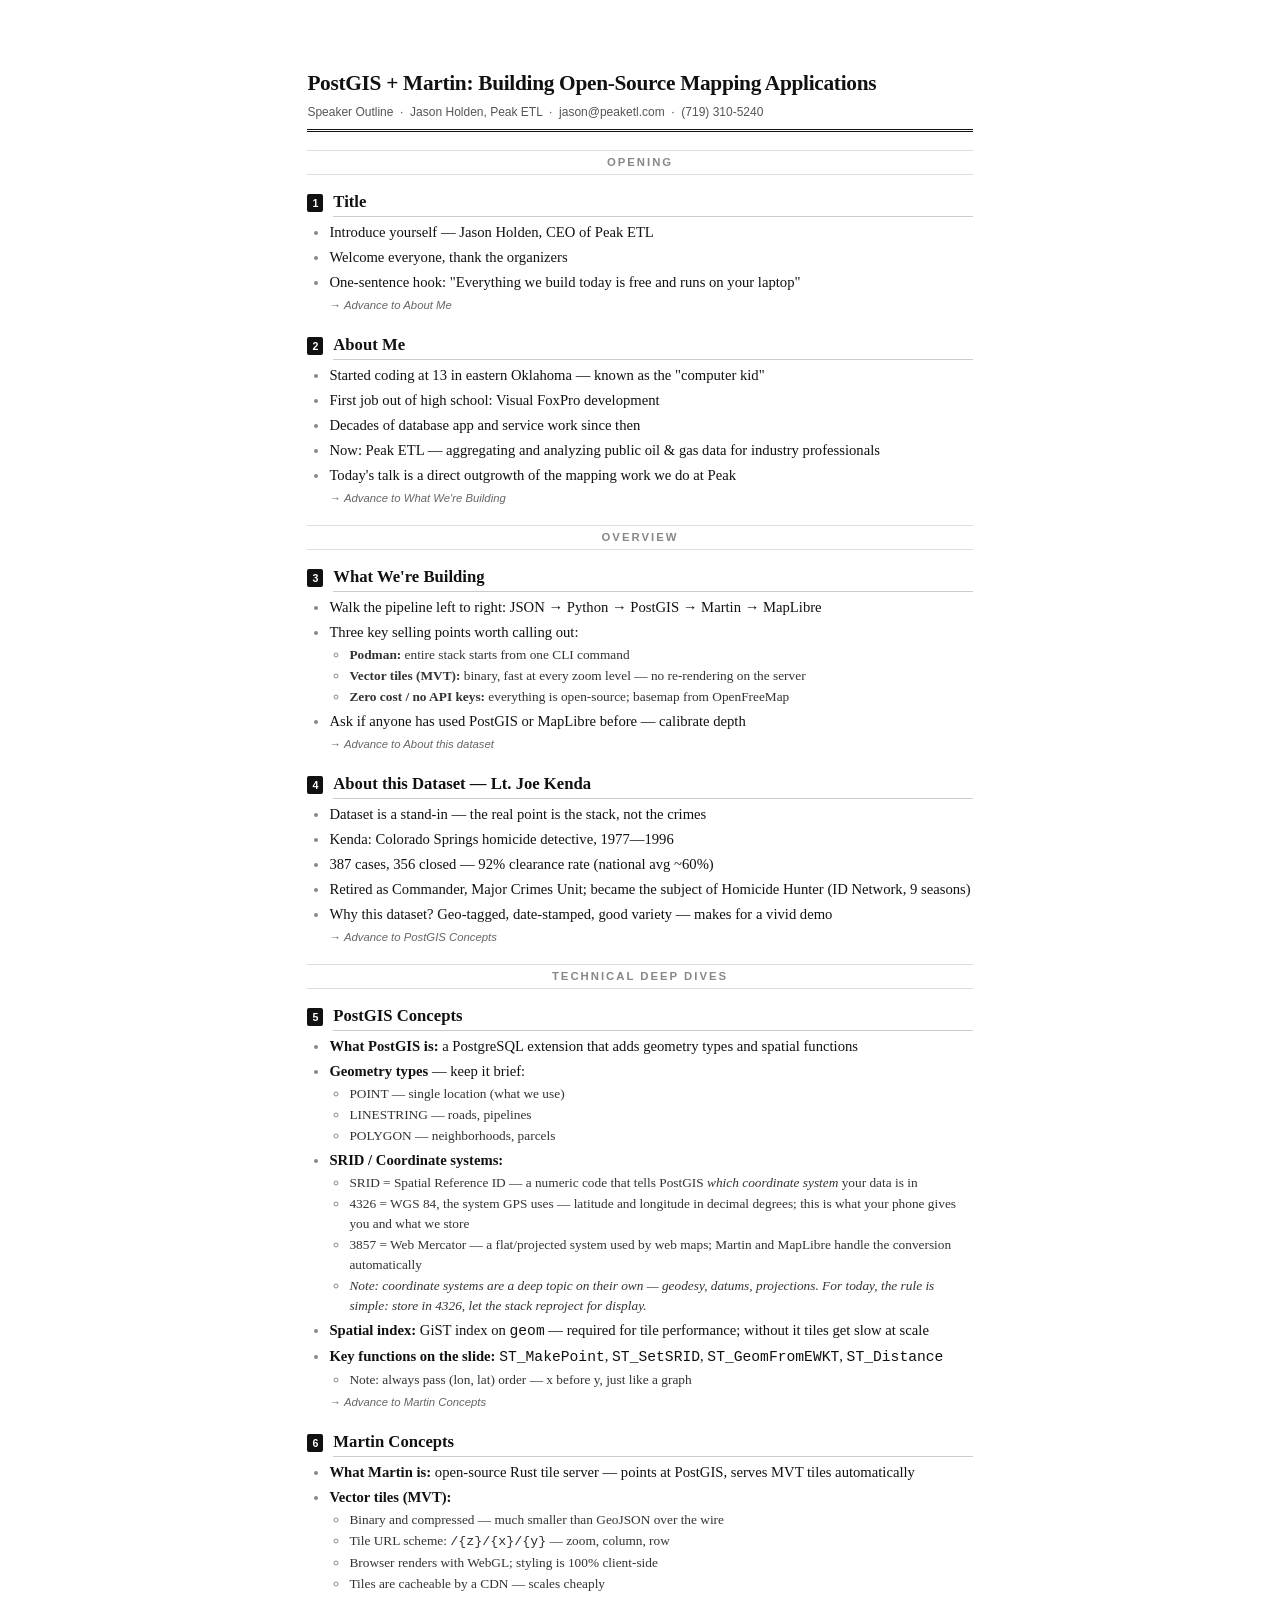
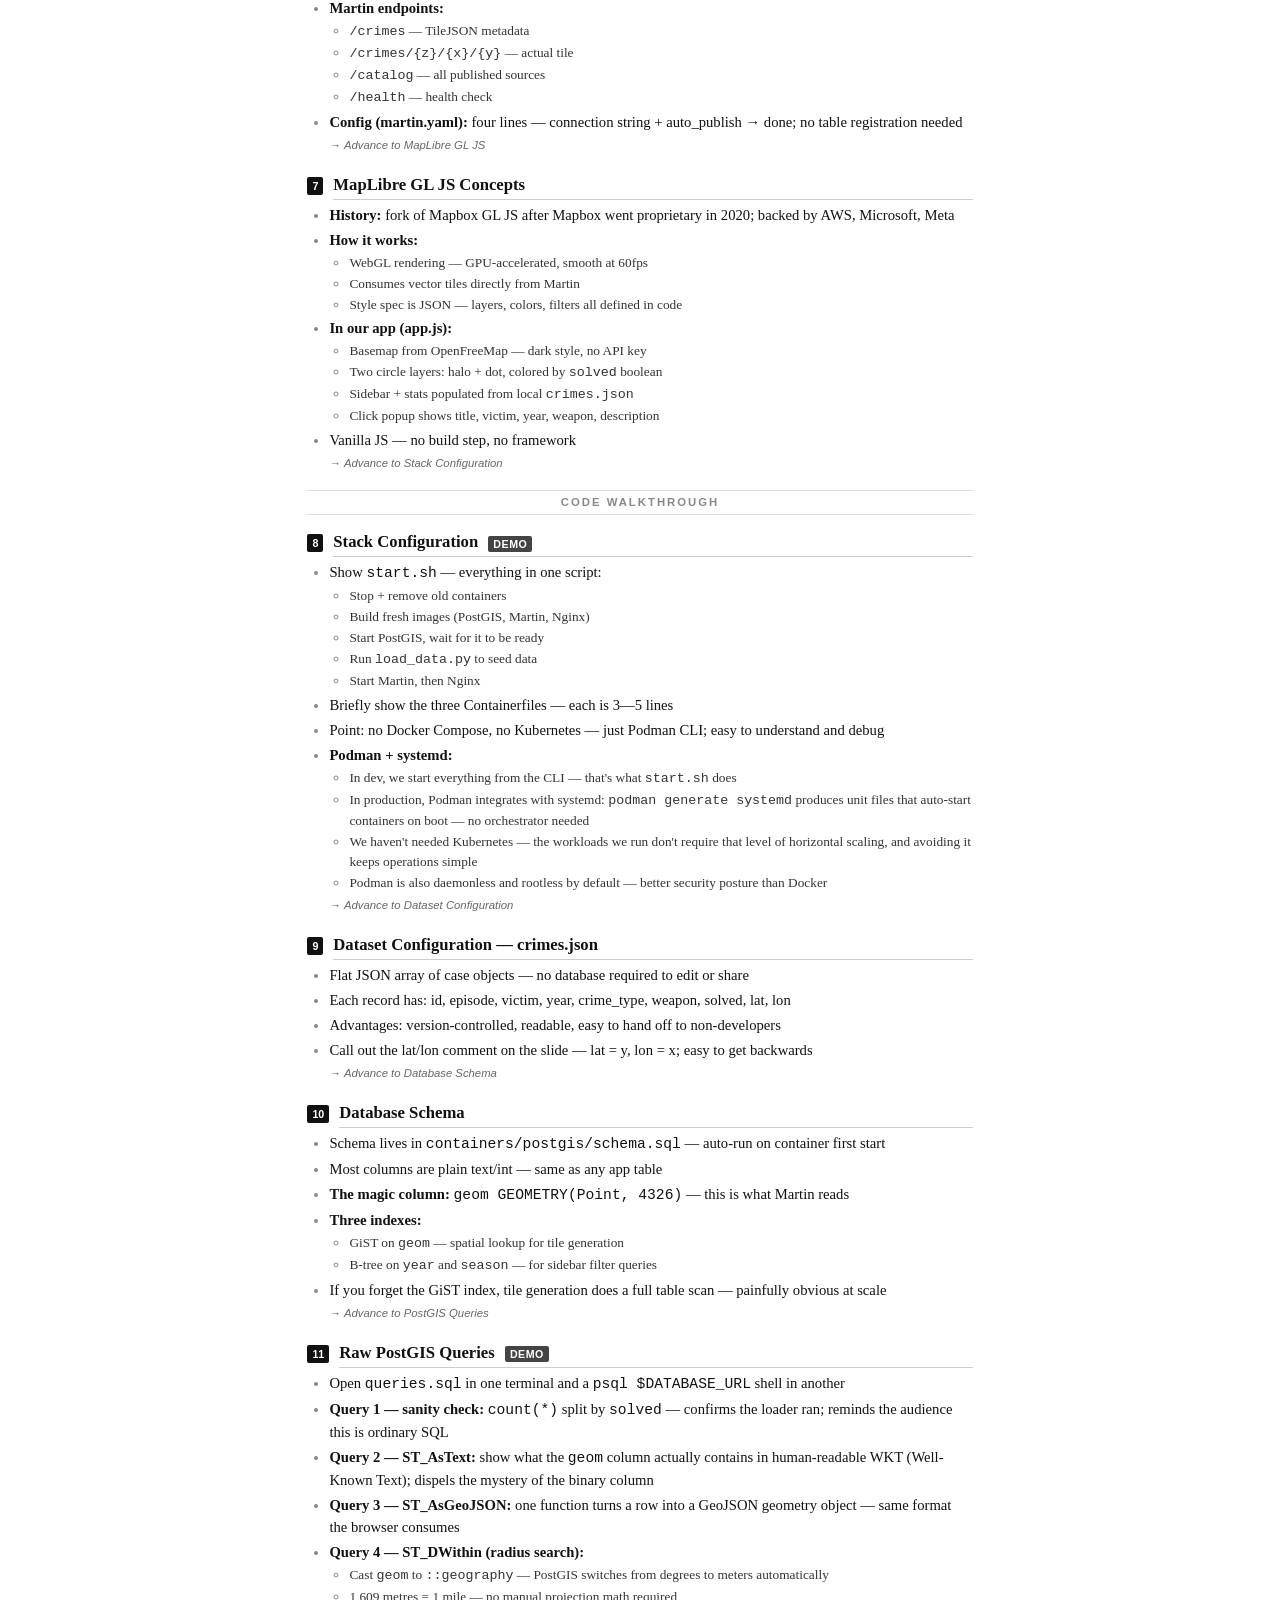
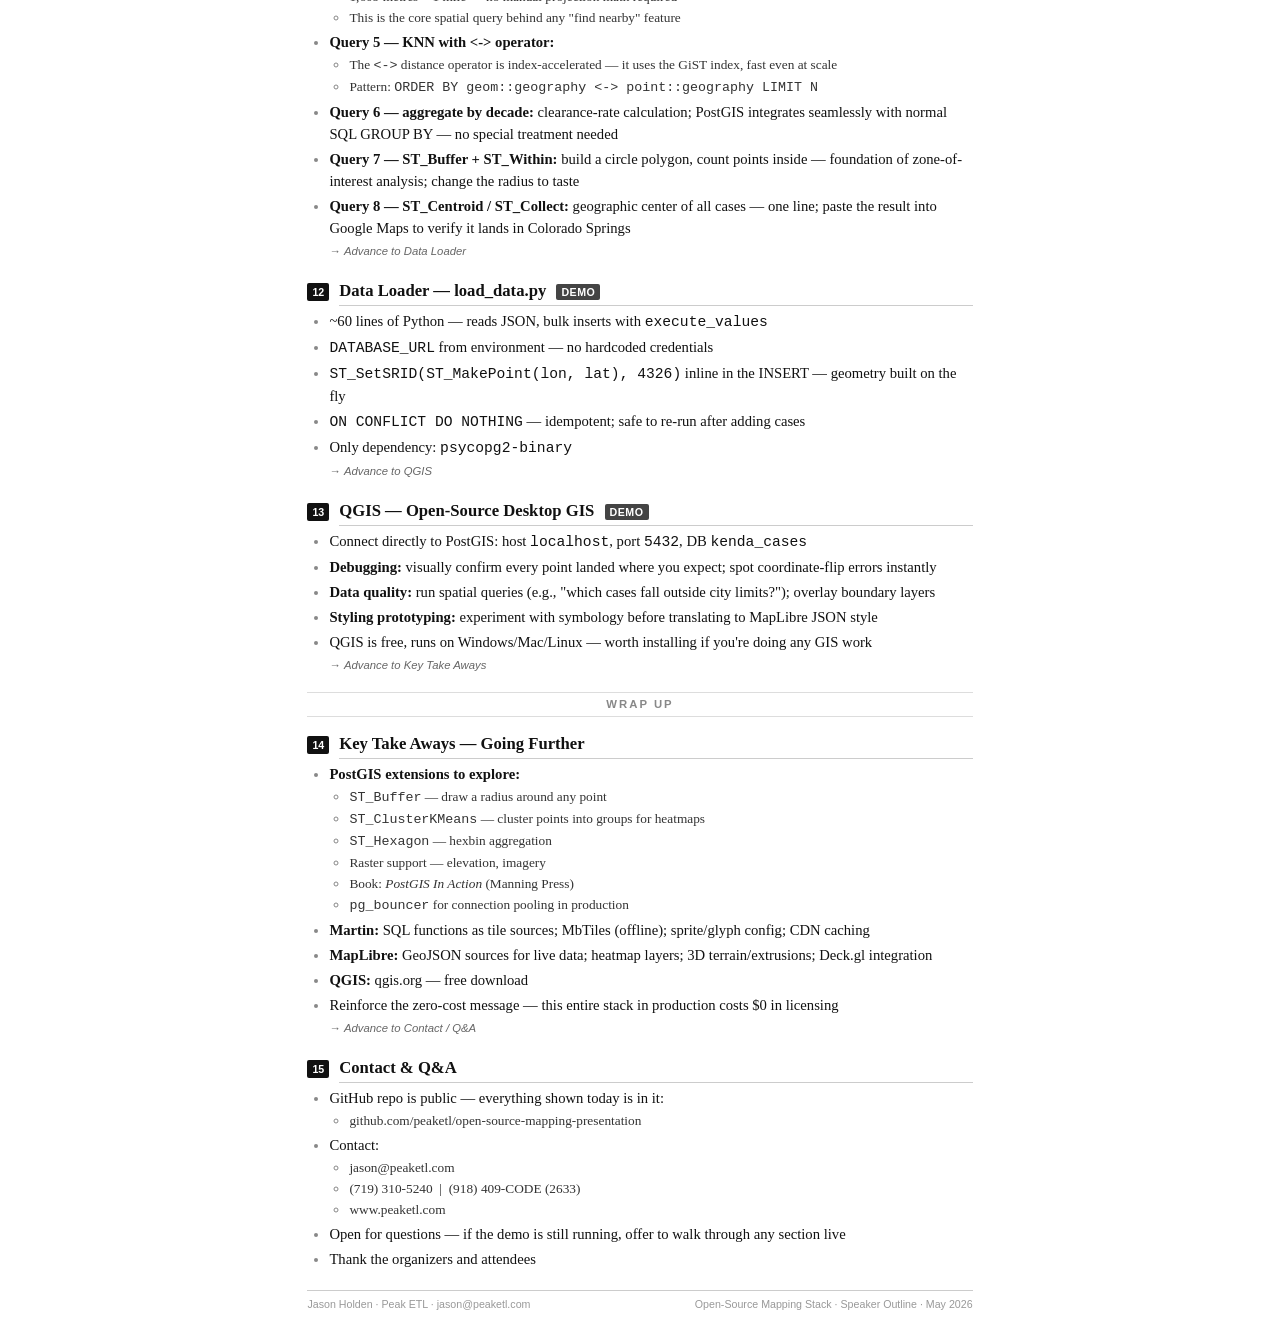
<file: speaker-outline.html>
<!DOCTYPE html>
<html lang="en">
<head>
<meta charset="UTF-8">
<title>Speaker Outline — Open-Source Mapping Stack</title>
<style>
  *, *::before, *::after { box-sizing: border-box; margin: 0; padding: 0; }

  body {
    font-family: Georgia, 'Times New Roman', serif;
    font-size: 11pt;
    line-height: 1.5;
    color: #111;
    background: #fff;
    padding: 18mm 20mm 16mm;
    max-width: 216mm;
    margin: 0 auto;
  }

  /* ── Document header ── */
  .doc-header {
    border-bottom: 3px double #111;
    padding-bottom: 8px;
    margin-bottom: 18px;
  }
  .doc-header h1 {
    font-size: 16pt;
    font-weight: bold;
    letter-spacing: -0.3px;
  }
  .doc-header .meta {
    font-size: 9pt;
    color: #555;
    margin-top: 3px;
    font-family: Arial, sans-serif;
  }

  /* ── Slide block ── */
  .slide {
    margin-bottom: 18px;
    break-inside: avoid;
    page-break-inside: avoid;
  }

  /* Slide label row */
  .slide-label {
    display: flex;
    align-items: baseline;
    gap: 10px;
    margin-bottom: 4px;
  }
  .slide-num {
    font-family: Arial, sans-serif;
    font-size: 8pt;
    font-weight: bold;
    color: #fff;
    background: #111;
    padding: 1px 5px;
    border-radius: 2px;
    white-space: nowrap;
    flex-shrink: 0;
  }
  .slide-title {
    font-size: 12.5pt;
    font-weight: bold;
    border-bottom: 1.5px solid #ccc;
    flex: 1;
    padding-bottom: 2px;
  }
  .slide-time {
    font-family: Arial, sans-serif;
    font-size: 8pt;
    color: #888;
    white-space: nowrap;
  }

  /* Talking points */
  .points {
    padding-left: 22px;
    margin-top: 4px;
  }
  .points li {
    margin-bottom: 3px;
  }
  .points li::marker {
    color: #888;
  }

  /* Sub-points */
  .points ul {
    list-style: circle;
    padding-left: 20px;
    margin-top: 2px;
  }
  .points ul li {
    font-size: 10pt;
    color: #333;
    margin-bottom: 1px;
  }

  /* Cue / transition note */
  .cue {
    font-family: Arial, sans-serif;
    font-size: 8.5pt;
    color: #666;
    font-style: italic;
    padding-left: 22px;
    margin-top: 4px;
  }
  .cue::before { content: "→ "; font-style: normal; }

  /* Demo marker */
  .demo {
    display: inline-block;
    font-family: Arial, sans-serif;
    font-size: 8pt;
    font-weight: bold;
    color: #fff;
    background: #444;
    padding: 0 5px;
    border-radius: 2px;
    margin-left: 6px;
    vertical-align: middle;
    letter-spacing: 0.5px;
  }

  /* Section divider */
  .section-break {
    text-align: center;
    font-family: Arial, sans-serif;
    font-size: 8.5pt;
    font-weight: bold;
    text-transform: uppercase;
    letter-spacing: 2px;
    color: #888;
    border-top: 1px solid #ddd;
    border-bottom: 1px solid #ddd;
    padding: 3px 0;
    margin: 14px 0 14px;
  }

  /* Footer */
  footer {
    border-top: 1px solid #ccc;
    margin-top: 20px;
    padding-top: 5px;
    font-family: Arial, sans-serif;
    font-size: 8pt;
    color: #999;
    display: flex;
    justify-content: space-between;
  }

  @media print {
    @page { size: letter portrait; margin: 14mm 18mm 12mm; }
    body { padding: 0; font-size: 10.5pt; }
    * { -webkit-print-color-adjust: exact; print-color-adjust: exact; }
    .slide { break-inside: avoid; page-break-inside: avoid; }
    a { color: #111 !important; text-decoration: none; }
  }
</style>
</head>
<body>

<div class="doc-header">
  <h1>PostGIS + Martin: Building Open-Source Mapping Applications</h1>
  <div class="meta">Speaker Outline &nbsp;·&nbsp; Jason Holden, Peak ETL &nbsp;·&nbsp; jason@peaketl.com &nbsp;·&nbsp; (719) 310-5240</div>
</div>

<!-- ═══════════════════════════════════════════════ OPENING -->
<div class="section-break">Opening</div>

<div class="slide">
  <div class="slide-label">
    <span class="slide-num">1</span>
    <span class="slide-title">Title</span>
  </div>
  <ul class="points">
    <li>Introduce yourself — Jason Holden, CEO of Peak ETL</li>
    <li>Welcome everyone, thank the organizers</li>
    <li>One-sentence hook: "Everything we build today is free and runs on your laptop"</li>
  </ul>
  <p class="cue">Advance to About Me</p>
</div>

<div class="slide">
  <div class="slide-label">
    <span class="slide-num">2</span>
    <span class="slide-title">About Me</span>
  </div>
  <ul class="points">
    <li>Started coding at 13 in eastern Oklahoma — known as the "computer kid"</li>
    <li>First job out of high school: Visual FoxPro development</li>
    <li>Decades of database app and service work since then</li>
    <li>Now: Peak ETL — aggregating and analyzing public oil &amp; gas data for industry professionals</li>
    <li>Today's talk is a direct outgrowth of the mapping work we do at Peak</li>
  </ul>
  <p class="cue">Advance to What We're Building</p>
</div>

<!-- ═══════════════════════════════════════════════ OVERVIEW -->
<div class="section-break">Overview</div>

<div class="slide">
  <div class="slide-label">
    <span class="slide-num">3</span>
    <span class="slide-title">What We're Building</span>
  </div>
  <ul class="points">
    <li>Walk the pipeline left to right: JSON → Python → PostGIS → Martin → MapLibre</li>
    <li>Three key selling points worth calling out:
      <ul>
        <li><strong>Podman:</strong> entire stack starts from one CLI command</li>
        <li><strong>Vector tiles (MVT):</strong> binary, fast at every zoom level — no re-rendering on the server</li>
        <li><strong>Zero cost / no API keys:</strong> everything is open-source; basemap from OpenFreeMap</li>
      </ul>
    </li>
    <li>Ask if anyone has used PostGIS or MapLibre before — calibrate depth</li>
  </ul>
  <p class="cue">Advance to About this dataset</p>
</div>

<div class="slide">
  <div class="slide-label">
    <span class="slide-num">4</span>
    <span class="slide-title">About this Dataset — Lt. Joe Kenda</span>
  </div>
  <ul class="points">
    <li>Dataset is a stand-in — the real point is the stack, not the crimes</li>
    <li>Kenda: Colorado Springs homicide detective, 1977&mdash;1996</li>
    <li>387 cases, 356 closed — 92% clearance rate (national avg ~60%)</li>
    <li>Retired as Commander, Major Crimes Unit; became the subject of Homicide Hunter (ID Network, 9 seasons)</li>
    <li>Why this dataset? Geo-tagged, date-stamped, good variety — makes for a vivid demo</li>
  </ul>
  <p class="cue">Advance to PostGIS Concepts</p>
</div>

<!-- ═══════════════════════════════════════════════ DEEP DIVES -->
<div class="section-break">Technical Deep Dives</div>

<div class="slide">
  <div class="slide-label">
    <span class="slide-num">5</span>
    <span class="slide-title">PostGIS Concepts</span>
  </div>
  <ul class="points">
    <li><strong>What PostGIS is:</strong> a PostgreSQL extension that adds geometry types and spatial functions</li>
    <li><strong>Geometry types</strong> — keep it brief:
      <ul>
        <li>POINT — single location (what we use)</li>
        <li>LINESTRING — roads, pipelines</li>
        <li>POLYGON — neighborhoods, parcels</li>
      </ul>
    </li>
    <li><strong>SRID / Coordinate systems:</strong>
      <ul>
        <li>SRID = Spatial Reference ID — a numeric code that tells PostGIS <em>which coordinate system</em> your data is in</li>
        <li>4326 = WGS 84, the system GPS uses — latitude and longitude in decimal degrees; this is what your phone gives you and what we store</li>
        <li>3857 = Web Mercator — a flat/projected system used by web maps; Martin and MapLibre handle the conversion automatically</li>
        <li><em>Note: coordinate systems are a deep topic on their own — geodesy, datums, projections. For today, the rule is simple: store in 4326, let the stack reproject for display.</em></li>
      </ul>
    </li>
    <li><strong>Spatial index:</strong> GiST index on <code>geom</code> — required for tile performance; without it tiles get slow at scale</li>
    <li><strong>Key functions on the slide:</strong> <code>ST_MakePoint</code>, <code>ST_SetSRID</code>, <code>ST_GeomFromEWKT</code>, <code>ST_Distance</code>
      <ul>
        <li>Note: always pass (lon, lat) order — x before y, just like a graph</li>
      </ul>
    </li>
  </ul>
  <p class="cue">Advance to Martin Concepts</p>
</div>

<div class="slide">
  <div class="slide-label">
    <span class="slide-num">6</span>
    <span class="slide-title">Martin Concepts</span>
  </div>
  <ul class="points">
    <li><strong>What Martin is:</strong> open-source Rust tile server — points at PostGIS, serves MVT tiles automatically</li>
    <li><strong>Vector tiles (MVT):</strong>
      <ul>
        <li>Binary and compressed — much smaller than GeoJSON over the wire</li>
        <li>Tile URL scheme: <code>/{z}/{x}/{y}</code> — zoom, column, row</li>
        <li>Browser renders with WebGL; styling is 100% client-side</li>
        <li>Tiles are cacheable by a CDN — scales cheaply</li>
      </ul>
    </li>
    <li><strong>Martin endpoints:</strong>
      <ul>
        <li><code>/crimes</code> — TileJSON metadata</li>
        <li><code>/crimes/{z}/{x}/{y}</code> — actual tile</li>
        <li><code>/catalog</code> — all published sources</li>
        <li><code>/health</code> — health check</li>
      </ul>
    </li>
    <li><strong>Config (martin.yaml):</strong> four lines — connection string + auto_publish → done; no table registration needed</li>
  </ul>
  <p class="cue">Advance to MapLibre GL JS</p>
</div>

<div class="slide">
  <div class="slide-label">
    <span class="slide-num">7</span>
    <span class="slide-title">MapLibre GL JS Concepts</span>
  </div>
  <ul class="points">
    <li><strong>History:</strong> fork of Mapbox GL JS after Mapbox went proprietary in 2020; backed by AWS, Microsoft, Meta</li>
    <li><strong>How it works:</strong>
      <ul>
        <li>WebGL rendering — GPU-accelerated, smooth at 60fps</li>
        <li>Consumes vector tiles directly from Martin</li>
        <li>Style spec is JSON — layers, colors, filters all defined in code</li>
      </ul>
    </li>
    <li><strong>In our app (app.js):</strong>
      <ul>
        <li>Basemap from OpenFreeMap — dark style, no API key</li>
        <li>Two circle layers: halo + dot, colored by <code>solved</code> boolean</li>
        <li>Sidebar + stats populated from local <code>crimes.json</code></li>
        <li>Click popup shows title, victim, year, weapon, description</li>
      </ul>
    </li>
    <li>Vanilla JS — no build step, no framework</li>
  </ul>
  <p class="cue">Advance to Stack Configuration</p>
</div>

<!-- ═══════════════════════════════════════════════ WALKTHROUGH -->
<div class="section-break">Code Walkthrough</div>

<div class="slide">
  <div class="slide-label">
    <span class="slide-num">8</span>
    <span class="slide-title">Stack Configuration <span class="demo">DEMO</span></span>
  </div>
  <ul class="points">
    <li>Show <code>start.sh</code> — everything in one script:
      <ul>
        <li>Stop + remove old containers</li>
        <li>Build fresh images (PostGIS, Martin, Nginx)</li>
        <li>Start PostGIS, wait for it to be ready</li>
        <li>Run <code>load_data.py</code> to seed data</li>
        <li>Start Martin, then Nginx</li>
      </ul>
    </li>
    <li>Briefly show the three Containerfiles — each is 3&mdash;5 lines</li>
    <li>Point: no Docker Compose, no Kubernetes — just Podman CLI; easy to understand and debug</li>
    <li><strong>Podman + systemd:</strong>
      <ul>
        <li>In dev, we start everything from the CLI — that's what <code>start.sh</code> does</li>
        <li>In production, Podman integrates with systemd: <code>podman generate systemd</code> produces unit files that auto-start containers on boot — no orchestrator needed</li>
        <li>We haven't needed Kubernetes — the workloads we run don't require that level of horizontal scaling, and avoiding it keeps operations simple</li>
        <li>Podman is also daemonless and rootless by default — better security posture than Docker</li>
      </ul>
    </li>
  </ul>
  <p class="cue">Advance to Dataset Configuration</p>
</div>

<div class="slide">
  <div class="slide-label">
    <span class="slide-num">9</span>
    <span class="slide-title">Dataset Configuration — crimes.json</span>
  </div>
  <ul class="points">
    <li>Flat JSON array of case objects — no database required to edit or share</li>
    <li>Each record has: id, episode, victim, year, crime_type, weapon, solved, lat, lon</li>
    <li>Advantages: version-controlled, readable, easy to hand off to non-developers</li>
    <li>Call out the lat/lon comment on the slide — lat = y, lon = x; easy to get backwards</li>
  </ul>
  <p class="cue">Advance to Database Schema</p>
</div>

<div class="slide">
  <div class="slide-label">
    <span class="slide-num">10</span>
    <span class="slide-title">Database Schema</span>
  </div>
  <ul class="points">
    <li>Schema lives in <code>containers/postgis/schema.sql</code> — auto-run on container first start</li>
    <li>Most columns are plain text/int — same as any app table</li>
    <li><strong>The magic column:</strong> <code>geom GEOMETRY(Point, 4326)</code> — this is what Martin reads</li>
    <li><strong>Three indexes:</strong>
      <ul>
        <li>GiST on <code>geom</code> — spatial lookup for tile generation</li>
        <li>B-tree on <code>year</code> and <code>season</code> — for sidebar filter queries</li>
      </ul>
    </li>
    <li>If you forget the GiST index, tile generation does a full table scan — painfully obvious at scale</li>
  </ul>
  <p class="cue">Advance to PostGIS Queries</p>
</div>

<div class="slide">
  <div class="slide-label">
    <span class="slide-num">11</span>
    <span class="slide-title">Raw PostGIS Queries <span class="demo">DEMO</span></span>
  </div>
  <ul class="points">
    <li>Open <code>queries.sql</code> in one terminal and a <code>psql $DATABASE_URL</code> shell in another</li>
    <li><strong>Query 1 — sanity check:</strong> <code>count(*)</code> split by <code>solved</code> — confirms the loader ran; reminds the audience this is ordinary SQL</li>
    <li><strong>Query 2 — ST_AsText:</strong> show what the <code>geom</code> column actually contains in human-readable WKT (Well-Known Text); dispels the mystery of the binary column</li>
    <li><strong>Query 3 — ST_AsGeoJSON:</strong> one function turns a row into a GeoJSON geometry object — same format the browser consumes</li>
    <li><strong>Query 4 — ST_DWithin (radius search):</strong>
      <ul>
        <li>Cast <code>geom</code> to <code>::geography</code> — PostGIS switches from degrees to meters automatically</li>
        <li>1,609 metres = 1 mile — no manual projection math required</li>
        <li>This is the core spatial query behind any "find nearby" feature</li>
      </ul>
    </li>
    <li><strong>Query 5 — KNN with &lt;-&gt; operator:</strong>
      <ul>
        <li>The <code>&lt;-&gt;</code> distance operator is index-accelerated — it uses the GiST index, fast even at scale</li>
        <li>Pattern: <code>ORDER BY geom::geography &lt;-&gt; point::geography LIMIT N</code></li>
      </ul>
    </li>
    <li><strong>Query 6 — aggregate by decade:</strong> clearance-rate calculation; PostGIS integrates seamlessly with normal SQL GROUP BY — no special treatment needed</li>
    <li><strong>Query 7 — ST_Buffer + ST_Within:</strong> build a circle polygon, count points inside — foundation of zone-of-interest analysis; change the radius to taste</li>
    <li><strong>Query 8 — ST_Centroid / ST_Collect:</strong> geographic center of all cases — one line; paste the result into Google Maps to verify it lands in Colorado Springs</li>
  </ul>
  <p class="cue">Advance to Data Loader</p>
</div>

<div class="slide">
  <div class="slide-label">
    <span class="slide-num">12</span>
    <span class="slide-title">Data Loader — load_data.py <span class="demo">DEMO</span></span>
  </div>
  <ul class="points">
    <li>~60 lines of Python — reads JSON, bulk inserts with <code>execute_values</code></li>
    <li><code>DATABASE_URL</code> from environment — no hardcoded credentials</li>
    <li><code>ST_SetSRID(ST_MakePoint(lon, lat), 4326)</code> inline in the INSERT — geometry built on the fly</li>
    <li><code>ON CONFLICT DO NOTHING</code> — idempotent; safe to re-run after adding cases</li>
    <li>Only dependency: <code>psycopg2-binary</code></li>
  </ul>
  <p class="cue">Advance to QGIS</p>
</div>

<div class="slide">
  <div class="slide-label">
    <span class="slide-num">13</span>
    <span class="slide-title">QGIS — Open-Source Desktop GIS <span class="demo">DEMO</span></span>
  </div>
  <ul class="points">
    <li>Connect directly to PostGIS: host <code>localhost</code>, port <code>5432</code>, DB <code>kenda_cases</code></li>
    <li><strong>Debugging:</strong> visually confirm every point landed where you expect; spot coordinate-flip errors instantly</li>
    <li><strong>Data quality:</strong> run spatial queries (e.g., "which cases fall outside city limits?"); overlay boundary layers</li>
    <li><strong>Styling prototyping:</strong> experiment with symbology before translating to MapLibre JSON style</li>
    <li>QGIS is free, runs on Windows/Mac/Linux — worth installing if you're doing any GIS work</li>
  </ul>
  <p class="cue">Advance to Key Take Aways</p>
</div>

<!-- ═══════════════════════════════════════════════ WRAP UP -->
<div class="section-break">Wrap Up</div>

<div class="slide">
  <div class="slide-label">
    <span class="slide-num">14</span>
    <span class="slide-title">Key Take Aways — Going Further</span>
  </div>
  <ul class="points">
    <li><strong>PostGIS extensions to explore:</strong>
      <ul>
        <li><code>ST_Buffer</code> — draw a radius around any point</li>
        <li><code>ST_ClusterKMeans</code> — cluster points into groups for heatmaps</li>
        <li><code>ST_Hexagon</code> — hexbin aggregation</li>
        <li>Raster support — elevation, imagery</li>
        <li>Book: <em>PostGIS In Action</em> (Manning Press)</li>
        <li><code>pg_bouncer</code> for connection pooling in production</li>
      </ul>
    </li>
    <li><strong>Martin:</strong> SQL functions as tile sources; MbTiles (offline); sprite/glyph config; CDN caching</li>
    <li><strong>MapLibre:</strong> GeoJSON sources for live data; heatmap layers; 3D terrain/extrusions; Deck.gl integration</li>
    <li><strong>QGIS:</strong> qgis.org — free download</li>
    <li>Reinforce the zero-cost message — this entire stack in production costs $0 in licensing</li>
  </ul>
  <p class="cue">Advance to Contact / Q&amp;A</p>
</div>

<div class="slide">
  <div class="slide-label">
    <span class="slide-num">15</span>
    <span class="slide-title">Contact &amp; Q&amp;A</span>
  </div>
  <ul class="points">
    <li>GitHub repo is public — everything shown today is in it:
      <ul>
        <li>github.com/peaketl/open-source-mapping-presentation</li>
      </ul>
    </li>
    <li>Contact:
      <ul>
        <li>jason@peaketl.com</li>
        <li>(719) 310-5240 &nbsp;|&nbsp; (918) 409-CODE (2633)</li>
        <li>www.peaketl.com</li>
      </ul>
    </li>
    <li>Open for questions — if the demo is still running, offer to walk through any section live</li>
    <li>Thank the organizers and attendees</li>
  </ul>
</div>

<footer>
  <span>Jason Holden · Peak ETL · jason@peaketl.com</span>
  <span>Open-Source Mapping Stack · Speaker Outline · May 2026</span>
</footer>

</body>
</html>
</file>
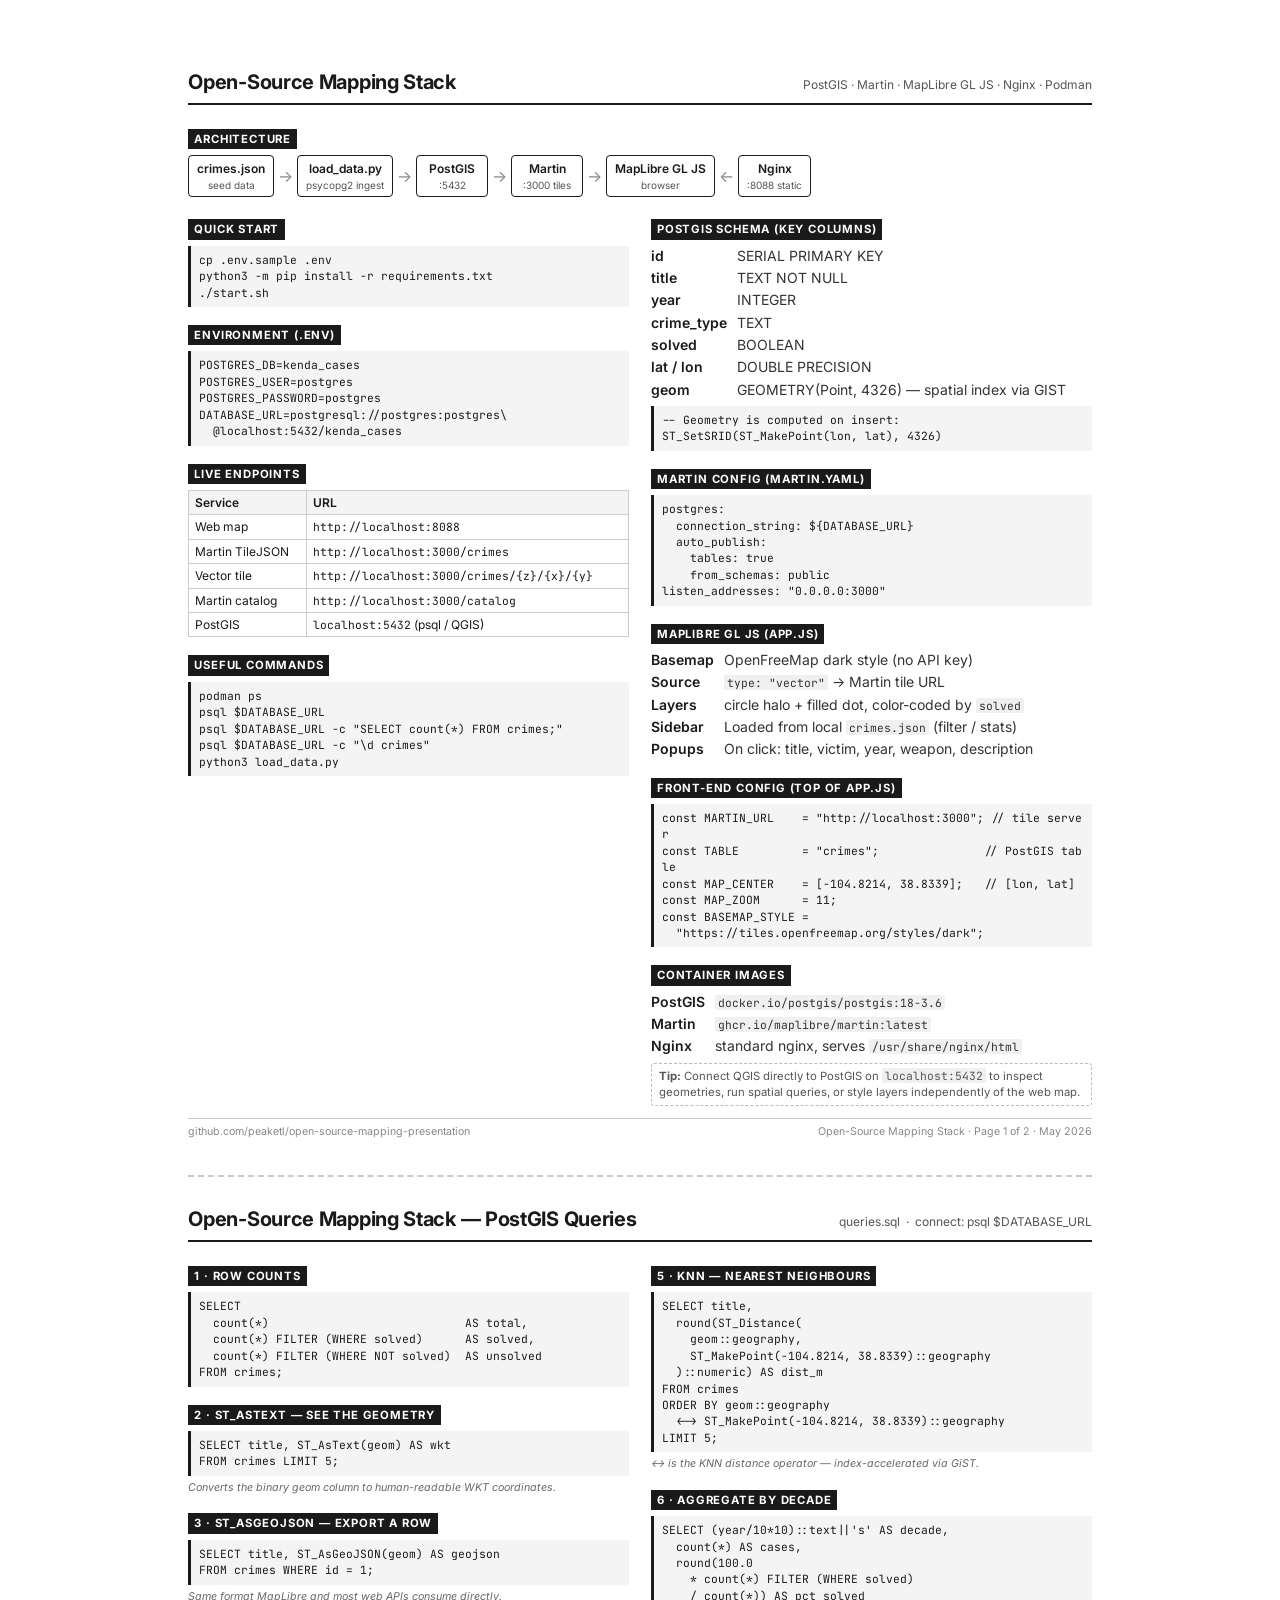
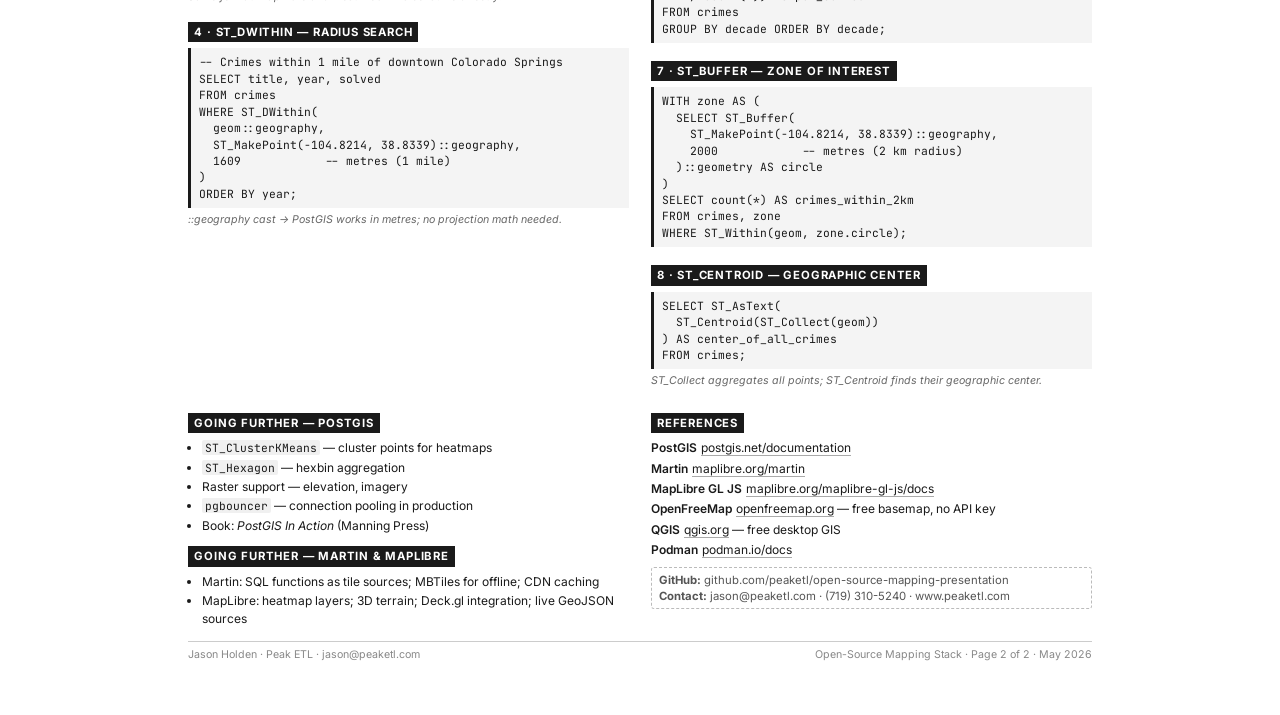
<file: presentation/handout.html>
<!DOCTYPE html>
<html lang="en">
<head>
<meta charset="UTF-8">
<title>Open-Source Mapping Stack — Handout</title>
<style>
  @import url('https://fonts.googleapis.com/css2?family=Inter:wght@400;600;700&family=JetBrains+Mono:wght@400;600&display=swap');

  *, *::before, *::after { box-sizing: border-box; margin: 0; padding: 0; }

  body {
    font-family: 'Inter', sans-serif;
    font-size: 10.5pt;
    line-height: 1.45;
    color: #1a1a1a;
    background: #fff;
    padding: 18mm 18mm 14mm;
    max-width: 275mm;
    margin: 0 auto;
  }

  /* ── Header ── */
  header {
    display: flex;
    align-items: baseline;
    justify-content: space-between;
    border-bottom: 2.5px solid #1a1a1a;
    padding-bottom: 6px;
    margin-bottom: 12px;
  }
  header h1 { font-size: 15pt; font-weight: 700; letter-spacing: -0.3px; }
  header .subtitle { font-size: 9pt; color: #555; }

  /* ── Section titles ── */
  h2 {
    font-size: 8.5pt;
    font-weight: 700;
    text-transform: uppercase;
    letter-spacing: 0.8px;
    color: #fff;
    background: #1a1a1a;
    padding: 2px 6px;
    margin: 12px 0 6px;
    display: inline-block;
  }

  /* ── Two-column layout ── */
  .cols { display: grid; grid-template-columns: 1fr 1fr; gap: 0 22px; }
  .col-full { grid-column: 1 / -1; }

  /* ── Architecture diagram ── */
  .arch {
    display: flex;
    align-items: center;
    gap: 4px;
    margin-bottom: 10px;
    flex-wrap: wrap;
  }
  .arch-box {
    border: 1.5px solid #1a1a1a;
    border-radius: 4px;
    padding: 4px 8px;
    font-size: 9pt;
    font-weight: 600;
    text-align: center;
    min-width: 72px;
  }
  .arch-box .sub {
    font-size: 7.5pt;
    font-weight: 400;
    color: #555;
    display: block;
  }
  .arch-arrow { font-size: 12pt; color: #888; flex-shrink: 0; }

  /* ── Key/value lists ── */
  dl { display: grid; grid-template-columns: auto 1fr; gap: 2px 10px; margin-bottom: 6px; }
  dt { font-weight: 600; white-space: nowrap; }
  dd { color: #333; }

  /* ── Code blocks ── */
  pre, code {
    font-family: 'JetBrains Mono', 'Courier New', monospace;
    font-size: 8.5pt;
  }
  pre {
    background: #f4f4f4;
    border-left: 3px solid #1a1a1a;
    padding: 6px 8px;
    margin-bottom: 6px;
    white-space: pre-wrap;
    word-break: break-all;
  }
  code { background: #f0f0f0; padding: 0 3px; border-radius: 2px; }

  /* ── URL reference list ── */
  ul.refs { list-style: none; padding: 0; }
  ul.refs li { margin-bottom: 3px; font-size: 9pt; }
  ul.refs li span { font-weight: 600; margin-right: 4px; }
  ul.refs a { color: #1a1a1a; text-decoration: none; border-bottom: 1px solid #aaa; }

  /* ── Endpoint table ── */
  table { width: 100%; border-collapse: collapse; margin-bottom: 6px; font-size: 9pt; }
  th { background: #f4f4f4; font-weight: 600; text-align: left; padding: 3px 6px; border: 1px solid #ccc; }
  td { padding: 3px 6px; border: 1px solid #ccc; }
  td code { background: none; padding: 0; }

  /* ── Notes ── */
  .note {
    font-size: 8.5pt;
    color: #555;
    border: 1px dashed #bbb;
    padding: 4px 7px;
    border-radius: 3px;
    margin-top: 6px;
  }

  /* ── Inline note (below a code block) ── */
  .note-inline {
    font-size: 8pt;
    color: #666;
    font-style: italic;
    margin: -2px 0 6px;
  }

  /* ── Page 2 separator ── */
  .page-break {
    break-before: page;
    page-break-before: always;
    height: 0;
  }
  @media screen {
    .page-break {
      height: auto;
      border-top: 2px dashed #ccc;
      margin: 36px 0 28px;
    }
  }

  /* ── Footer ── */
  footer {
    border-top: 1px solid #ccc;
    margin-top: 12px;
    padding-top: 5px;
    font-size: 8pt;
    color: #888;
    display: flex;
    justify-content: space-between;
  }

  @media print {
    @page {
      size: 287mm 279mm;
      margin: 8mm 6mm 7mm;
    }

    /* Let the @page margins do the work */
    body {
      padding: 0;
      max-width: none;
      font-size: 7.5pt;
      line-height: 1.25;
    }

    /* Preserve background colors (section badges, code blocks, table headers) */
    * {
      -webkit-print-color-adjust: exact;
      print-color-adjust: exact;
    }

    /* Remove Google Fonts network dependency — fall back to system fonts */
    body, dt, dd, p, li, th, td, .note {
      font-family: system-ui, -apple-system, 'Helvetica Neue', Arial, sans-serif;
    }
    pre, code {
      font-family: 'Courier New', Courier, monospace;
      font-size: 7.5pt;
    }

    /* Tighten vertical rhythm */
    header { margin-bottom: 7px; }
    header h1 { font-size: 11pt; }
    .cols { gap: 0 8px; }
    .arch { gap: 3px; margin-bottom: 6px; }
    .arch-box { padding: 3px 5px; min-width: 60px; }
    h2 {
      margin: 5px 0 3px;
      break-after: avoid;
      page-break-after: avoid;
    }
    pre {
      padding: 3px 5px;
      margin-bottom: 3px;
    }
    dl { gap: 1px 6px; margin-bottom: 3px; }
    table { margin-bottom: 3px; }
    th, td { padding: 2px 4px; }
    footer { margin-top: 6px; padding-top: 3px; }
    .note { padding: 3px 6px; margin-top: 4px; }
    .note-inline { margin: -1px 0 3px; }
    p[style] { margin-bottom: 3px !important; }

    /* Avoid breaking inside a section block — but NOT .cols, which must flow freely */
    pre, table, dl, .arch, .note {
      break-inside: avoid;
      page-break-inside: avoid;
    }

    /* URLs: show raw href after link text */
    a[href]::after {
      content: " (" attr(href) ")";
      font-size: 7pt;
      color: #555;
    }
    /* …except inline code links which are already readable */
    td a[href]::after { content: none; }

    /* Strip decorative underline — border shows enough */
    a { color: #1a1a1a !important; text-decoration: none; }

    footer { color: #555; }
  }
</style>
</head>
<body>

<header>
  <h1>Open-Source Mapping Stack</h1>
  <span class="subtitle">PostGIS · Martin · MapLibre GL JS · Nginx · Podman</span>
</header>

<!-- ARCHITECTURE -->
<h2>Architecture</h2>
<div class="arch">
  <div class="arch-box">crimes.json<span class="sub">seed data</span></div>
  <span class="arch-arrow">→</span>
  <div class="arch-box">load_data.py<span class="sub">psycopg2 ingest</span></div>
  <span class="arch-arrow">→</span>
  <div class="arch-box">PostGIS<span class="sub">:5432</span></div>
  <span class="arch-arrow">→</span>
  <div class="arch-box">Martin<span class="sub">:3000 tiles</span></div>
  <span class="arch-arrow">→</span>
  <div class="arch-box">MapLibre GL JS<span class="sub">browser</span></div>
  <span class="arch-arrow">←</span>
  <div class="arch-box">Nginx<span class="sub">:8088 static</span></div>
</div>

<div class="cols">

  <!-- LEFT COLUMN -->
  <div>

    <h2>Quick Start</h2>
    <pre>cp .env.sample .env
python3 -m pip install -r requirements.txt
./start.sh</pre>

    <h2>Environment (.env)</h2>
    <pre>POSTGRES_DB=kenda_cases
POSTGRES_USER=postgres
POSTGRES_PASSWORD=postgres
DATABASE_URL=postgresql://postgres:postgres\
  @localhost:5432/kenda_cases</pre>

    <h2>Live Endpoints</h2>
    <table>
      <tr><th>Service</th><th>URL</th></tr>
      <tr><td>Web map</td><td><code>http://localhost:8088</code></td></tr>
      <tr><td>Martin TileJSON</td><td><code>http://localhost:3000/crimes</code></td></tr>
      <tr><td>Vector tile</td><td><code>http://localhost:3000/crimes/{z}/{x}/{y}</code></td></tr>
      <tr><td>Martin catalog</td><td><code>http://localhost:3000/catalog</code></td></tr>
      <tr><td>PostGIS</td><td><code>localhost:5432</code> (psql / QGIS)</td></tr>
    </table>

    <h2>Useful Commands</h2>
    <pre>podman ps
psql $DATABASE_URL
psql $DATABASE_URL -c "SELECT count(*) FROM crimes;"
psql $DATABASE_URL -c "\d crimes"
python3 load_data.py</pre>

  </div>

  <!-- RIGHT COLUMN -->
  <div>

    <h2>PostGIS Schema (key columns)</h2>
    <dl>
      <dt>id</dt>        <dd>SERIAL PRIMARY KEY</dd>
      <dt>title</dt>     <dd>TEXT NOT NULL</dd>
      <dt>year</dt>      <dd>INTEGER</dd>
      <dt>crime_type</dt><dd>TEXT</dd>
      <dt>solved</dt>    <dd>BOOLEAN</dd>
      <dt>lat / lon</dt> <dd>DOUBLE PRECISION</dd>
      <dt>geom</dt>      <dd>GEOMETRY(Point, 4326) — spatial index via GIST</dd>
    </dl>
    <pre style="margin-top:2px">-- Geometry is computed on insert:
ST_SetSRID(ST_MakePoint(lon, lat), 4326)</pre>

    <h2>Martin Config (martin.yaml)</h2>
    <pre>postgres:
  connection_string: ${DATABASE_URL}
  auto_publish:
    tables: true
    from_schemas: public
listen_addresses: "0.0.0.0:3000"</pre>
    <h2>MapLibre GL JS (app.js)</h2>
    <dl>
      <dt>Basemap</dt>  <dd>OpenFreeMap dark style (no API key)</dd>
      <dt>Source</dt>   <dd><code>type: "vector"</code> → Martin tile URL</dd>
      <dt>Layers</dt>   <dd>circle halo + filled dot, color-coded by <code>solved</code></dd>
      <dt>Sidebar</dt>  <dd>Loaded from local <code>crimes.json</code> (filter / stats)</dd>
      <dt>Popups</dt>   <dd>On click: title, victim, year, weapon, description</dd>
    </dl>

    <h2>Front-end Config (top of app.js)</h2>
    <pre>const MARTIN_URL    = "http://localhost:3000"; // tile server
const TABLE         = "crimes";               // PostGIS table
const MAP_CENTER    = [-104.8214, 38.8339];   // [lon, lat]
const MAP_ZOOM      = 11;
const BASEMAP_STYLE =
  "https://tiles.openfreemap.org/styles/dark";</pre>
    <h2>Container Images</h2>
    <dl>
      <dt>PostGIS</dt><dd><code>docker.io/postgis/postgis:18-3.6</code></dd>
      <dt>Martin</dt> <dd><code>ghcr.io/maplibre/martin:latest</code></dd>
      <dt>Nginx</dt>  <dd>standard nginx, serves <code>/usr/share/nginx/html</code></dd>
    </dl>

    <div class="note">
      <strong>Tip:</strong> Connect QGIS directly to PostGIS on <code>localhost:5432</code>
      to inspect geometries, run spatial queries, or style layers independently of the web map.
    </div>

  </div>
</div>

<footer>
  <span>github.com/peaketl/open-source-mapping-presentation</span>
  <span>Open-Source Mapping Stack · Page 1 of 2 · May 2026</span>
</footer>

<!-- ═══════════════════════════════════════ PAGE 2 ═══════════════════════════════════════ -->
<div class="page-break"></div>

<header>
  <h1>Open-Source Mapping Stack — PostGIS Queries</h1>
  <span class="subtitle">queries.sql &nbsp;·&nbsp; connect: psql $DATABASE_URL</span>
</header>

<div class="cols">

  <!-- LEFT: queries 1–4 -->
  <div>

    <h2>1 · Row counts</h2>
    <pre>SELECT
  count(*)                            AS total,
  count(*) FILTER (WHERE solved)      AS solved,
  count(*) FILTER (WHERE NOT solved)  AS unsolved
FROM crimes;</pre>

    <h2>2 · ST_AsText — see the geometry</h2>
    <pre>SELECT title, ST_AsText(geom) AS wkt
FROM crimes LIMIT 5;</pre>
    <p class="note-inline">Converts the binary geom column to human-readable WKT coordinates.</p>

    <h2>3 · ST_AsGeoJSON — export a row</h2>
    <pre>SELECT title, ST_AsGeoJSON(geom) AS geojson
FROM crimes WHERE id = 1;</pre>
    <p class="note-inline">Same format MapLibre and most web APIs consume directly.</p>

    <h2>4 · ST_DWithin — radius search</h2>
    <pre>-- Crimes within 1 mile of downtown Colorado Springs
SELECT title, year, solved
FROM crimes
WHERE ST_DWithin(
  geom::geography,
  ST_MakePoint(-104.8214, 38.8339)::geography,
  1609            -- metres (1 mile)
)
ORDER BY year;</pre>
    <p class="note-inline">::geography cast → PostGIS works in metres; no projection math needed.</p>

  </div>

  <!-- RIGHT: queries 5–8 -->
  <div>

    <h2>5 · KNN — nearest neighbours</h2>
    <pre>SELECT title,
  round(ST_Distance(
    geom::geography,
    ST_MakePoint(-104.8214, 38.8339)::geography
  )::numeric) AS dist_m
FROM crimes
ORDER BY geom::geography
  &lt;-> ST_MakePoint(-104.8214, 38.8339)::geography
LIMIT 5;</pre>
    <p class="note-inline">&lt;-> is the KNN distance operator — index-accelerated via GiST.</p>

    <h2>6 · Aggregate by decade</h2>
    <pre>SELECT (year/10*10)::text||'s' AS decade,
  count(*) AS cases,
  round(100.0
    * count(*) FILTER (WHERE solved)
    / count(*)) AS pct_solved
FROM crimes
GROUP BY decade ORDER BY decade;</pre>

    <h2>7 · ST_Buffer — zone of interest</h2>
    <pre>WITH zone AS (
  SELECT ST_Buffer(
    ST_MakePoint(-104.8214, 38.8339)::geography,
    2000            -- metres (2 km radius)
  )::geometry AS circle
)
SELECT count(*) AS crimes_within_2km
FROM crimes, zone
WHERE ST_Within(geom, zone.circle);</pre>

    <h2>8 · ST_Centroid — geographic center</h2>
    <pre>SELECT ST_AsText(
  ST_Centroid(ST_Collect(geom))
) AS center_of_all_crimes
FROM crimes;</pre>
    <p class="note-inline">ST_Collect aggregates all points; ST_Centroid finds their geographic center.</p>

  </div>
</div>

<div class="cols" style="margin-top:6px">

  <div>
    <h2>Going Further — PostGIS</h2>
    <ul class="refs" style="list-style:disc;padding-left:14px;font-size:9pt">
      <li style="margin-bottom:2px"><code>ST_ClusterKMeans</code> — cluster points for heatmaps</li>
      <li style="margin-bottom:2px"><code>ST_Hexagon</code> — hexbin aggregation</li>
      <li style="margin-bottom:2px">Raster support — elevation, imagery</li>
      <li style="margin-bottom:2px"><code>pgbouncer</code> — connection pooling in production</li>
      <li style="margin-bottom:2px">Book: <em>PostGIS In Action</em> (Manning Press)</li>
    </ul>
    <h2 style="margin-top:10px">Going Further — Martin &amp; MapLibre</h2>
    <ul class="refs" style="list-style:disc;padding-left:14px;font-size:9pt">
      <li style="margin-bottom:2px">Martin: SQL functions as tile sources; MBTiles for offline; CDN caching</li>
      <li style="margin-bottom:2px">MapLibre: heatmap layers; 3D terrain; Deck.gl integration; live GeoJSON sources</li>
    </ul>
  </div>

  <div>
    <h2>References</h2>
    <ul class="refs">
      <li><span>PostGIS</span><a href="https://postgis.net/documentation/">postgis.net/documentation</a></li>
      <li><span>Martin</span><a href="https://maplibre.org/martin/">maplibre.org/martin</a></li>
      <li><span>MapLibre GL JS</span><a href="https://maplibre.org/maplibre-gl-js/docs/">maplibre.org/maplibre-gl-js/docs</a></li>
      <li><span>OpenFreeMap</span><a href="https://openfreemap.org">openfreemap.org</a> — free basemap, no API key</li>
      <li><span>QGIS</span><a href="https://qgis.org">qgis.org</a> — free desktop GIS</li>
      <li><span>Podman</span><a href="https://podman.io/docs">podman.io/docs</a></li>
    </ul>
    <div class="note" style="margin-top:8px">
      <strong>GitHub:</strong> github.com/peaketl/open-source-mapping-presentation<br>
      <strong>Contact:</strong> jason@peaketl.com · (719) 310-5240 · www.peaketl.com
    </div>
  </div>

</div>

<footer>
  <span>Jason Holden · Peak ETL · jason@peaketl.com</span>
  <span>Open-Source Mapping Stack · Page 2 of 2 · May 2026</span>
</footer>

</body>
</html>
</file>
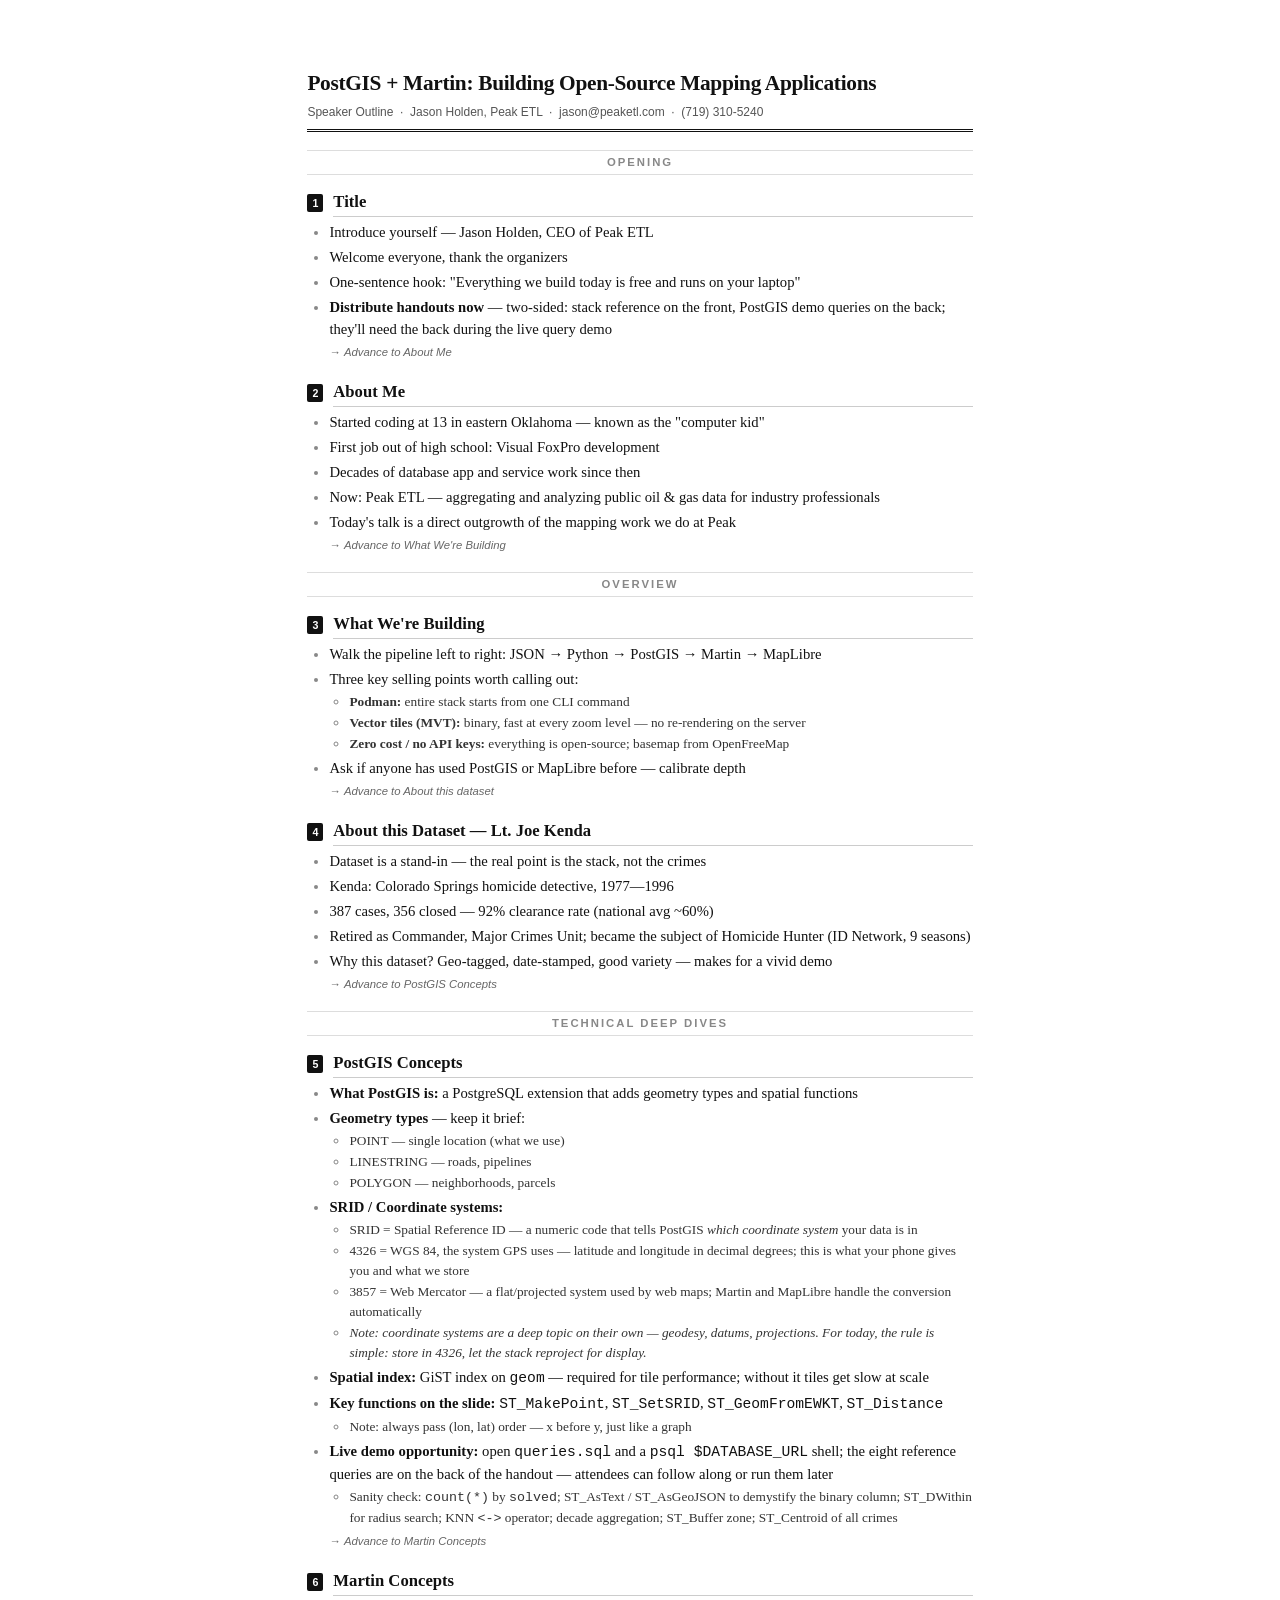
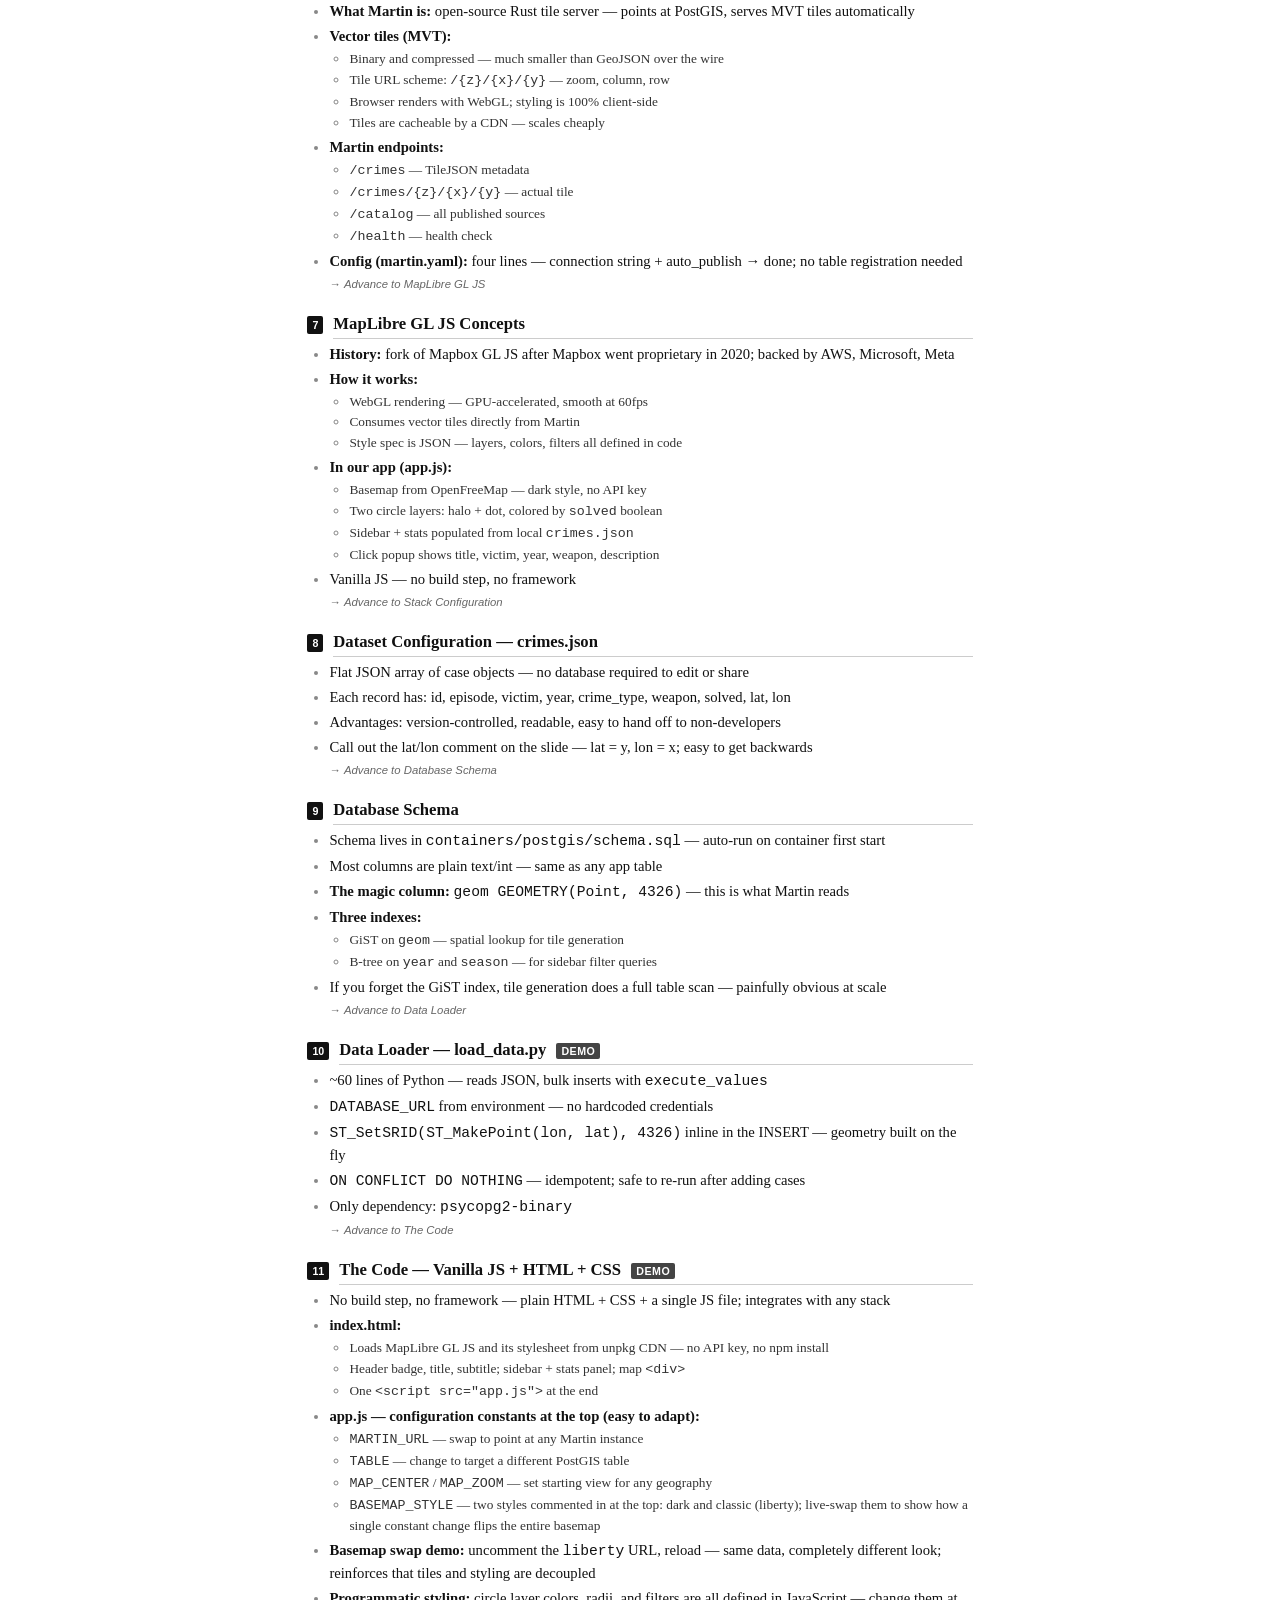
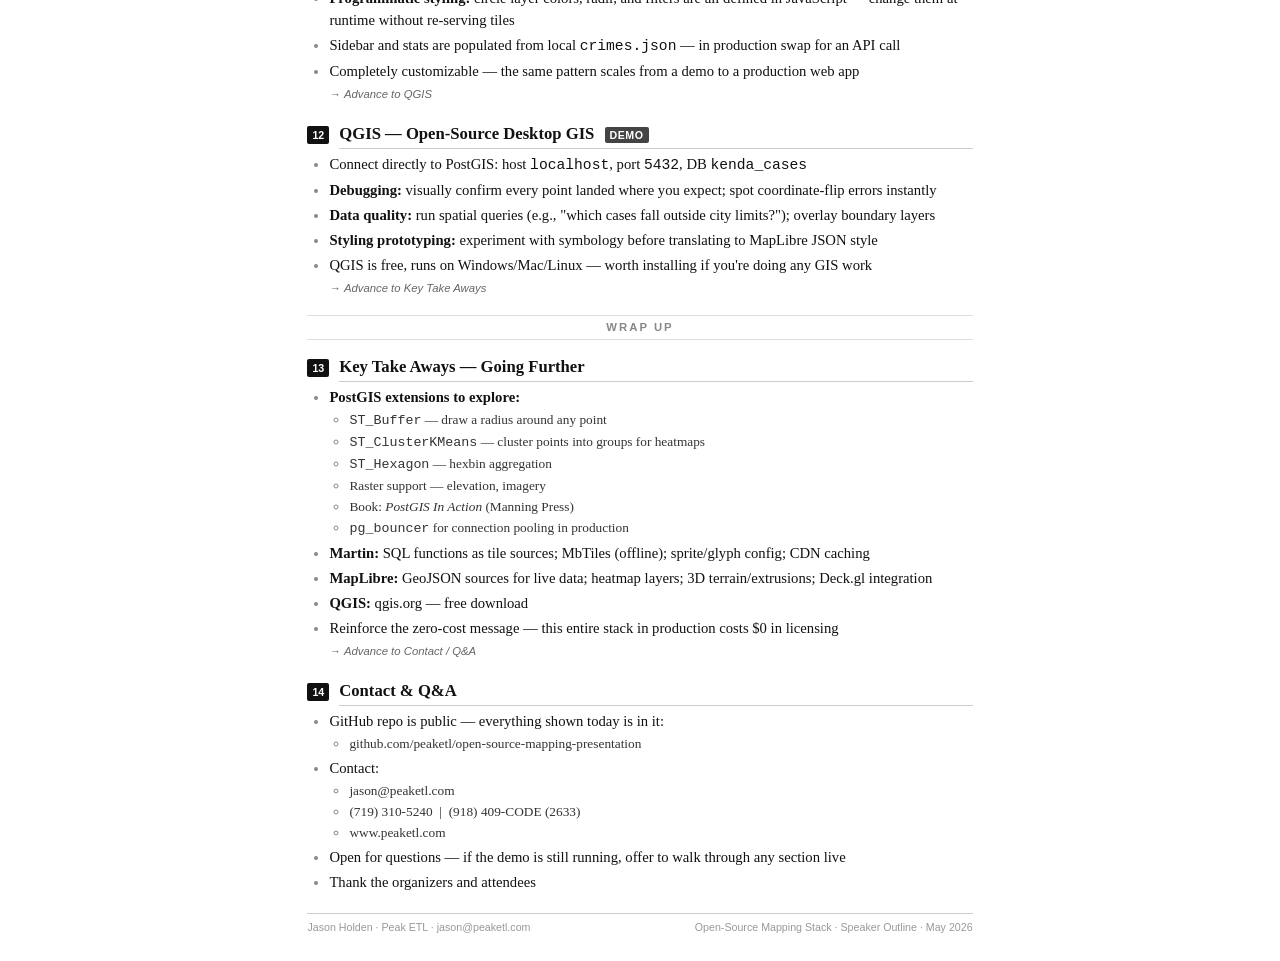
<file: presentation/speaker-outline.html>
<!DOCTYPE html>
<html lang="en">
<head>
<meta charset="UTF-8">
<title>Speaker Outline — Open-Source Mapping Stack</title>
<style>
  *, *::before, *::after { box-sizing: border-box; margin: 0; padding: 0; }

  body {
    font-family: Georgia, 'Times New Roman', serif;
    font-size: 11pt;
    line-height: 1.5;
    color: #111;
    background: #fff;
    padding: 18mm 20mm 16mm;
    max-width: 216mm;
    margin: 0 auto;
  }

  /* ── Document header ── */
  .doc-header {
    border-bottom: 3px double #111;
    padding-bottom: 8px;
    margin-bottom: 18px;
  }
  .doc-header h1 {
    font-size: 16pt;
    font-weight: bold;
    letter-spacing: -0.3px;
  }
  .doc-header .meta {
    font-size: 9pt;
    color: #555;
    margin-top: 3px;
    font-family: Arial, sans-serif;
  }

  /* ── Slide block ── */
  .slide {
    margin-bottom: 18px;
    break-inside: avoid;
    page-break-inside: avoid;
  }

  /* Slide label row */
  .slide-label {
    display: flex;
    align-items: baseline;
    gap: 10px;
    margin-bottom: 4px;
  }
  .slide-num {
    font-family: Arial, sans-serif;
    font-size: 8pt;
    font-weight: bold;
    color: #fff;
    background: #111;
    padding: 1px 5px;
    border-radius: 2px;
    white-space: nowrap;
    flex-shrink: 0;
  }
  .slide-title {
    font-size: 12.5pt;
    font-weight: bold;
    border-bottom: 1.5px solid #ccc;
    flex: 1;
    padding-bottom: 2px;
  }
  .slide-time {
    font-family: Arial, sans-serif;
    font-size: 8pt;
    color: #888;
    white-space: nowrap;
  }

  /* Talking points */
  .points {
    padding-left: 22px;
    margin-top: 4px;
  }
  .points li {
    margin-bottom: 3px;
  }
  .points li::marker {
    color: #888;
  }

  /* Sub-points */
  .points ul {
    list-style: circle;
    padding-left: 20px;
    margin-top: 2px;
  }
  .points ul li {
    font-size: 10pt;
    color: #333;
    margin-bottom: 1px;
  }

  /* Cue / transition note */
  .cue {
    font-family: Arial, sans-serif;
    font-size: 8.5pt;
    color: #666;
    font-style: italic;
    padding-left: 22px;
    margin-top: 4px;
  }
  .cue::before { content: "→ "; font-style: normal; }

  /* Demo marker */
  .demo {
    display: inline-block;
    font-family: Arial, sans-serif;
    font-size: 8pt;
    font-weight: bold;
    color: #fff;
    background: #444;
    padding: 0 5px;
    border-radius: 2px;
    margin-left: 6px;
    vertical-align: middle;
    letter-spacing: 0.5px;
  }

  /* Section divider */
  .section-break {
    text-align: center;
    font-family: Arial, sans-serif;
    font-size: 8.5pt;
    font-weight: bold;
    text-transform: uppercase;
    letter-spacing: 2px;
    color: #888;
    border-top: 1px solid #ddd;
    border-bottom: 1px solid #ddd;
    padding: 3px 0;
    margin: 14px 0 14px;
  }

  /* Footer */
  footer {
    border-top: 1px solid #ccc;
    margin-top: 20px;
    padding-top: 5px;
    font-family: Arial, sans-serif;
    font-size: 8pt;
    color: #999;
    display: flex;
    justify-content: space-between;
  }

  @media print {
    @page { size: letter portrait; margin: 14mm 18mm 12mm; }
    body { padding: 0; font-size: 10.5pt; }
    * { -webkit-print-color-adjust: exact; print-color-adjust: exact; }
    .slide { break-inside: avoid; page-break-inside: avoid; }
    a { color: #111 !important; text-decoration: none; }
  }
</style>
</head>
<body>

<div class="doc-header">
  <h1>PostGIS + Martin: Building Open-Source Mapping Applications</h1>
  <div class="meta">Speaker Outline &nbsp;·&nbsp; Jason Holden, Peak ETL &nbsp;·&nbsp; jason@peaketl.com &nbsp;·&nbsp; (719) 310-5240</div>
</div>

<!-- ═══════════════════════════════════════════════ OPENING -->
<div class="section-break">Opening</div>

<div class="slide">
  <div class="slide-label">
    <span class="slide-num">1</span>
    <span class="slide-title">Title</span>
  </div>
  <ul class="points">
    <li>Introduce yourself — Jason Holden, CEO of Peak ETL</li>
    <li>Welcome everyone, thank the organizers</li>
    <li>One-sentence hook: "Everything we build today is free and runs on your laptop"</li>
    <li><strong>Distribute handouts now</strong> — two-sided: stack reference on the front, PostGIS demo queries on the back; they'll need the back during the live query demo</li>
  </ul>
  <p class="cue">Advance to About Me</p>
</div>

<div class="slide">
  <div class="slide-label">
    <span class="slide-num">2</span>
    <span class="slide-title">About Me</span>
  </div>
  <ul class="points">
    <li>Started coding at 13 in eastern Oklahoma — known as the "computer kid"</li>
    <li>First job out of high school: Visual FoxPro development</li>
    <li>Decades of database app and service work since then</li>
    <li>Now: Peak ETL — aggregating and analyzing public oil &amp; gas data for industry professionals</li>
    <li>Today's talk is a direct outgrowth of the mapping work we do at Peak</li>
  </ul>
  <p class="cue">Advance to What We're Building</p>
</div>

<!-- ═══════════════════════════════════════════════ OVERVIEW -->
<div class="section-break">Overview</div>

<div class="slide">
  <div class="slide-label">
    <span class="slide-num">3</span>
    <span class="slide-title">What We're Building</span>
  </div>
  <ul class="points">
    <li>Walk the pipeline left to right: JSON → Python → PostGIS → Martin → MapLibre</li>
    <li>Three key selling points worth calling out:
      <ul>
        <li><strong>Podman:</strong> entire stack starts from one CLI command</li>
        <li><strong>Vector tiles (MVT):</strong> binary, fast at every zoom level — no re-rendering on the server</li>
        <li><strong>Zero cost / no API keys:</strong> everything is open-source; basemap from OpenFreeMap</li>
      </ul>
    </li>
    <li>Ask if anyone has used PostGIS or MapLibre before — calibrate depth</li>
  </ul>
  <p class="cue">Advance to About this dataset</p>
</div>

<div class="slide">
  <div class="slide-label">
    <span class="slide-num">4</span>
    <span class="slide-title">About this Dataset — Lt. Joe Kenda</span>
  </div>
  <ul class="points">
    <li>Dataset is a stand-in — the real point is the stack, not the crimes</li>
    <li>Kenda: Colorado Springs homicide detective, 1977&mdash;1996</li>
    <li>387 cases, 356 closed — 92% clearance rate (national avg ~60%)</li>
    <li>Retired as Commander, Major Crimes Unit; became the subject of Homicide Hunter (ID Network, 9 seasons)</li>
    <li>Why this dataset? Geo-tagged, date-stamped, good variety — makes for a vivid demo</li>
  </ul>
  <p class="cue">Advance to PostGIS Concepts</p>
</div>

<!-- ═══════════════════════════════════════════════ DEEP DIVES -->
<div class="section-break">Technical Deep Dives</div>

<div class="slide">
  <div class="slide-label">
    <span class="slide-num">5</span>
    <span class="slide-title">PostGIS Concepts</span>
  </div>
  <ul class="points">
    <li><strong>What PostGIS is:</strong> a PostgreSQL extension that adds geometry types and spatial functions</li>
    <li><strong>Geometry types</strong> — keep it brief:
      <ul>
        <li>POINT — single location (what we use)</li>
        <li>LINESTRING — roads, pipelines</li>
        <li>POLYGON — neighborhoods, parcels</li>
      </ul>
    </li>
    <li><strong>SRID / Coordinate systems:</strong>
      <ul>
        <li>SRID = Spatial Reference ID — a numeric code that tells PostGIS <em>which coordinate system</em> your data is in</li>
        <li>4326 = WGS 84, the system GPS uses — latitude and longitude in decimal degrees; this is what your phone gives you and what we store</li>
        <li>3857 = Web Mercator — a flat/projected system used by web maps; Martin and MapLibre handle the conversion automatically</li>
        <li><em>Note: coordinate systems are a deep topic on their own — geodesy, datums, projections. For today, the rule is simple: store in 4326, let the stack reproject for display.</em></li>
      </ul>
    </li>
    <li><strong>Spatial index:</strong> GiST index on <code>geom</code> — required for tile performance; without it tiles get slow at scale</li>
    <li><strong>Key functions on the slide:</strong> <code>ST_MakePoint</code>, <code>ST_SetSRID</code>, <code>ST_GeomFromEWKT</code>, <code>ST_Distance</code>
      <ul>
        <li>Note: always pass (lon, lat) order — x before y, just like a graph</li>
      </ul>
    </li>
    <li><strong>Live demo opportunity:</strong> open <code>queries.sql</code> and a <code>psql $DATABASE_URL</code> shell; the eight reference queries are on the back of the handout — attendees can follow along or run them later
      <ul>
        <li>Sanity check: <code>count(*)</code> by <code>solved</code>; ST_AsText / ST_AsGeoJSON to demystify the binary column; ST_DWithin for radius search; KNN <code>&lt;-&gt;</code> operator; decade aggregation; ST_Buffer zone; ST_Centroid of all crimes</li>
      </ul>
    </li>
  </ul>
  <p class="cue">Advance to Martin Concepts</p>
</div>

<div class="slide">
  <div class="slide-label">
    <span class="slide-num">6</span>
    <span class="slide-title">Martin Concepts</span>
  </div>
  <ul class="points">
    <li><strong>What Martin is:</strong> open-source Rust tile server — points at PostGIS, serves MVT tiles automatically</li>
    <li><strong>Vector tiles (MVT):</strong>
      <ul>
        <li>Binary and compressed — much smaller than GeoJSON over the wire</li>
        <li>Tile URL scheme: <code>/{z}/{x}/{y}</code> — zoom, column, row</li>
        <li>Browser renders with WebGL; styling is 100% client-side</li>
        <li>Tiles are cacheable by a CDN — scales cheaply</li>
      </ul>
    </li>
    <li><strong>Martin endpoints:</strong>
      <ul>
        <li><code>/crimes</code> — TileJSON metadata</li>
        <li><code>/crimes/{z}/{x}/{y}</code> — actual tile</li>
        <li><code>/catalog</code> — all published sources</li>
        <li><code>/health</code> — health check</li>
      </ul>
    </li>
    <li><strong>Config (martin.yaml):</strong> four lines — connection string + auto_publish → done; no table registration needed</li>
  </ul>
  <p class="cue">Advance to MapLibre GL JS</p>
</div>

<div class="slide">
  <div class="slide-label">
    <span class="slide-num">7</span>
    <span class="slide-title">MapLibre GL JS Concepts</span>
  </div>
  <ul class="points">
    <li><strong>History:</strong> fork of Mapbox GL JS after Mapbox went proprietary in 2020; backed by AWS, Microsoft, Meta</li>
    <li><strong>How it works:</strong>
      <ul>
        <li>WebGL rendering — GPU-accelerated, smooth at 60fps</li>
        <li>Consumes vector tiles directly from Martin</li>
        <li>Style spec is JSON — layers, colors, filters all defined in code</li>
      </ul>
    </li>
    <li><strong>In our app (app.js):</strong>
      <ul>
        <li>Basemap from OpenFreeMap — dark style, no API key</li>
        <li>Two circle layers: halo + dot, colored by <code>solved</code> boolean</li>
        <li>Sidebar + stats populated from local <code>crimes.json</code></li>
        <li>Click popup shows title, victim, year, weapon, description</li>
      </ul>
    </li>
    <li>Vanilla JS — no build step, no framework</li>
  </ul>
  <p class="cue">Advance to Stack Configuration</p>
</div>

<div class="slide">
  <div class="slide-label">
    <span class="slide-num">8</span>
    <span class="slide-title">Dataset Configuration — crimes.json</span>
  </div>
  <ul class="points">
    <li>Flat JSON array of case objects — no database required to edit or share</li>
    <li>Each record has: id, episode, victim, year, crime_type, weapon, solved, lat, lon</li>
    <li>Advantages: version-controlled, readable, easy to hand off to non-developers</li>
    <li>Call out the lat/lon comment on the slide — lat = y, lon = x; easy to get backwards</li>
  </ul>
  <p class="cue">Advance to Database Schema</p>
</div>

<div class="slide">
  <div class="slide-label">
    <span class="slide-num">9</span>
    <span class="slide-title">Database Schema</span>
  </div>
  <ul class="points">
    <li>Schema lives in <code>containers/postgis/schema.sql</code> — auto-run on container first start</li>
    <li>Most columns are plain text/int — same as any app table</li>
    <li><strong>The magic column:</strong> <code>geom GEOMETRY(Point, 4326)</code> — this is what Martin reads</li>
    <li><strong>Three indexes:</strong>
      <ul>
        <li>GiST on <code>geom</code> — spatial lookup for tile generation</li>
        <li>B-tree on <code>year</code> and <code>season</code> — for sidebar filter queries</li>
      </ul>
    </li>
    <li>If you forget the GiST index, tile generation does a full table scan — painfully obvious at scale</li>
  </ul>
  <p class="cue">Advance to Data Loader</p>
</div>

<div class="slide">
  <div class="slide-label">
    <span class="slide-num">10</span>
    <span class="slide-title">Data Loader — load_data.py <span class="demo">DEMO</span></span>
  </div>
  <ul class="points">
    <li>~60 lines of Python — reads JSON, bulk inserts with <code>execute_values</code></li>
    <li><code>DATABASE_URL</code> from environment — no hardcoded credentials</li>
    <li><code>ST_SetSRID(ST_MakePoint(lon, lat), 4326)</code> inline in the INSERT — geometry built on the fly</li>
    <li><code>ON CONFLICT DO NOTHING</code> — idempotent; safe to re-run after adding cases</li>
    <li>Only dependency: <code>psycopg2-binary</code></li>
  </ul>
  <p class="cue">Advance to The Code</p>
</div>

<div class="slide">
  <div class="slide-label">
    <span class="slide-num">11</span>
    <span class="slide-title">The Code — Vanilla JS + HTML + CSS <span class="demo">DEMO</span></span>
  </div>
  <ul class="points">
    <li>No build step, no framework — plain HTML + CSS + a single JS file; integrates with any stack</li>
    <li><strong>index.html:</strong>
      <ul>
        <li>Loads MapLibre GL JS and its stylesheet from unpkg CDN — no API key, no npm install</li>
        <li>Header badge, title, subtitle; sidebar + stats panel; map <code>&lt;div&gt;</code></li>
        <li>One <code>&lt;script src="app.js"&gt;</code> at the end</li>
      </ul>
    </li>
    <li><strong>app.js — configuration constants at the top (easy to adapt):</strong>
      <ul>
        <li><code>MARTIN_URL</code> — swap to point at any Martin instance</li>
        <li><code>TABLE</code> — change to target a different PostGIS table</li>
        <li><code>MAP_CENTER</code> / <code>MAP_ZOOM</code> — set starting view for any geography</li>
        <li><code>BASEMAP_STYLE</code> — two styles commented in at the top: dark and classic (liberty); live-swap them to show how a single constant change flips the entire basemap</li>
      </ul>
    </li>
    <li><strong>Basemap swap demo:</strong> uncomment the <code>liberty</code> URL, reload — same data, completely different look; reinforces that tiles and styling are decoupled</li>
    <li><strong>Programmatic styling:</strong> circle layer colors, radii, and filters are all defined in JavaScript — change them at runtime without re-serving tiles</li>
    <li>Sidebar and stats are populated from local <code>crimes.json</code> — in production swap for an API call</li>
    <li>Completely customizable — the same pattern scales from a demo to a production web app</li>
  </ul>
  <p class="cue">Advance to QGIS</p>
</div>

<div class="slide">
  <div class="slide-label">
    <span class="slide-num">12</span>
    <span class="slide-title">QGIS — Open-Source Desktop GIS <span class="demo">DEMO</span></span>
  </div>
  <ul class="points">
    <li>Connect directly to PostGIS: host <code>localhost</code>, port <code>5432</code>, DB <code>kenda_cases</code></li>
    <li><strong>Debugging:</strong> visually confirm every point landed where you expect; spot coordinate-flip errors instantly</li>
    <li><strong>Data quality:</strong> run spatial queries (e.g., "which cases fall outside city limits?"); overlay boundary layers</li>
    <li><strong>Styling prototyping:</strong> experiment with symbology before translating to MapLibre JSON style</li>
    <li>QGIS is free, runs on Windows/Mac/Linux — worth installing if you're doing any GIS work</li>
  </ul>
  <p class="cue">Advance to Key Take Aways</p>
</div>

<!-- ═══════════════════════════════════════════════ WRAP UP -->
<div class="section-break">Wrap Up</div>

<div class="slide">
  <div class="slide-label">
    <span class="slide-num">13</span>
    <span class="slide-title">Key Take Aways — Going Further</span>
  </div>
  <ul class="points">
    <li><strong>PostGIS extensions to explore:</strong>
      <ul>
        <li><code>ST_Buffer</code> — draw a radius around any point</li>
        <li><code>ST_ClusterKMeans</code> — cluster points into groups for heatmaps</li>
        <li><code>ST_Hexagon</code> — hexbin aggregation</li>
        <li>Raster support — elevation, imagery</li>
        <li>Book: <em>PostGIS In Action</em> (Manning Press)</li>
        <li><code>pg_bouncer</code> for connection pooling in production</li>
      </ul>
    </li>
    <li><strong>Martin:</strong> SQL functions as tile sources; MbTiles (offline); sprite/glyph config; CDN caching</li>
    <li><strong>MapLibre:</strong> GeoJSON sources for live data; heatmap layers; 3D terrain/extrusions; Deck.gl integration</li>
    <li><strong>QGIS:</strong> qgis.org — free download</li>
    <li>Reinforce the zero-cost message — this entire stack in production costs $0 in licensing</li>
  </ul>
  <p class="cue">Advance to Contact / Q&amp;A</p>
</div>

<div class="slide">
  <div class="slide-label">
    <span class="slide-num">14</span>
    <span class="slide-title">Contact &amp; Q&amp;A</span>
  </div>
  <ul class="points">
    <li>GitHub repo is public — everything shown today is in it:
      <ul>
        <li>github.com/peaketl/open-source-mapping-presentation</li>
      </ul>
    </li>
    <li>Contact:
      <ul>
        <li>jason@peaketl.com</li>
        <li>(719) 310-5240 &nbsp;|&nbsp; (918) 409-CODE (2633)</li>
        <li>www.peaketl.com</li>
      </ul>
    </li>
    <li>Open for questions — if the demo is still running, offer to walk through any section live</li>
    <li>Thank the organizers and attendees</li>
  </ul>
</div>

<footer>
  <span>Jason Holden · Peak ETL · jason@peaketl.com</span>
  <span>Open-Source Mapping Stack · Speaker Outline · May 2026</span>
</footer>

</body>
</html>
</file>
